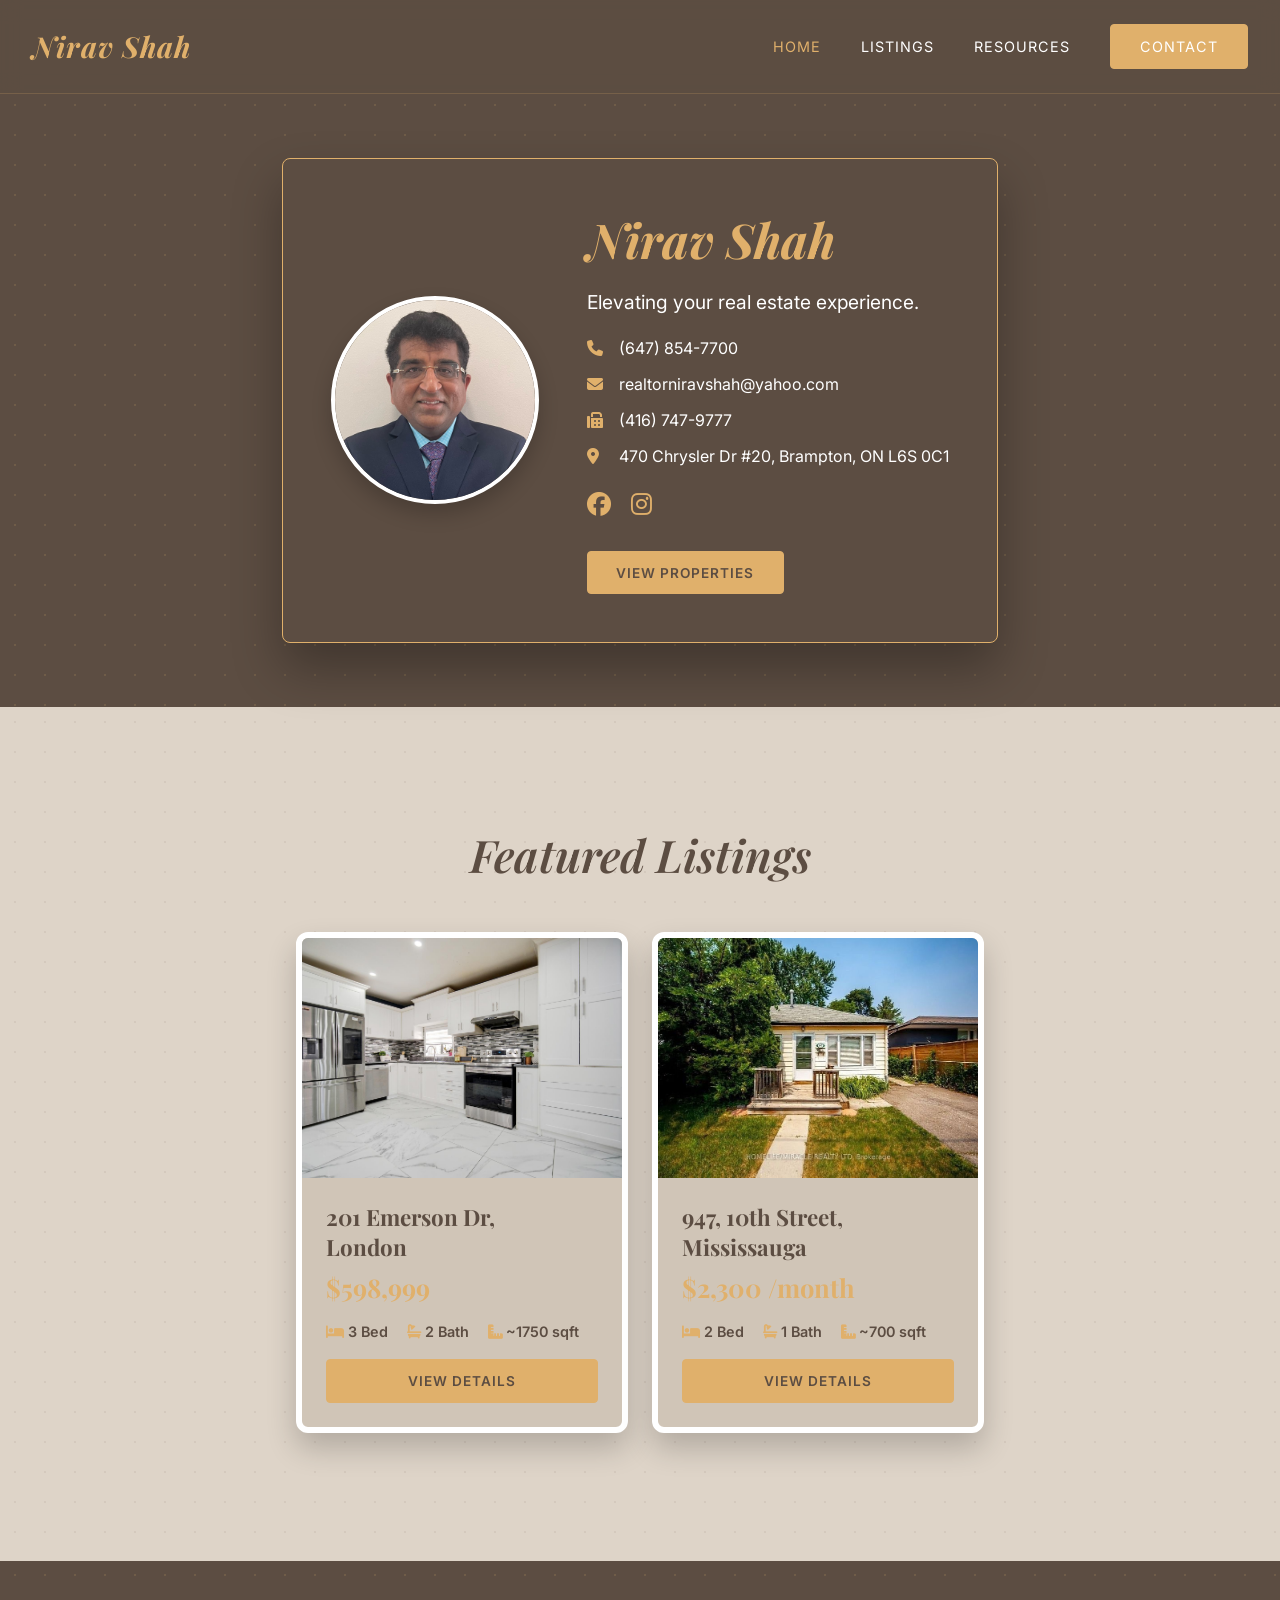
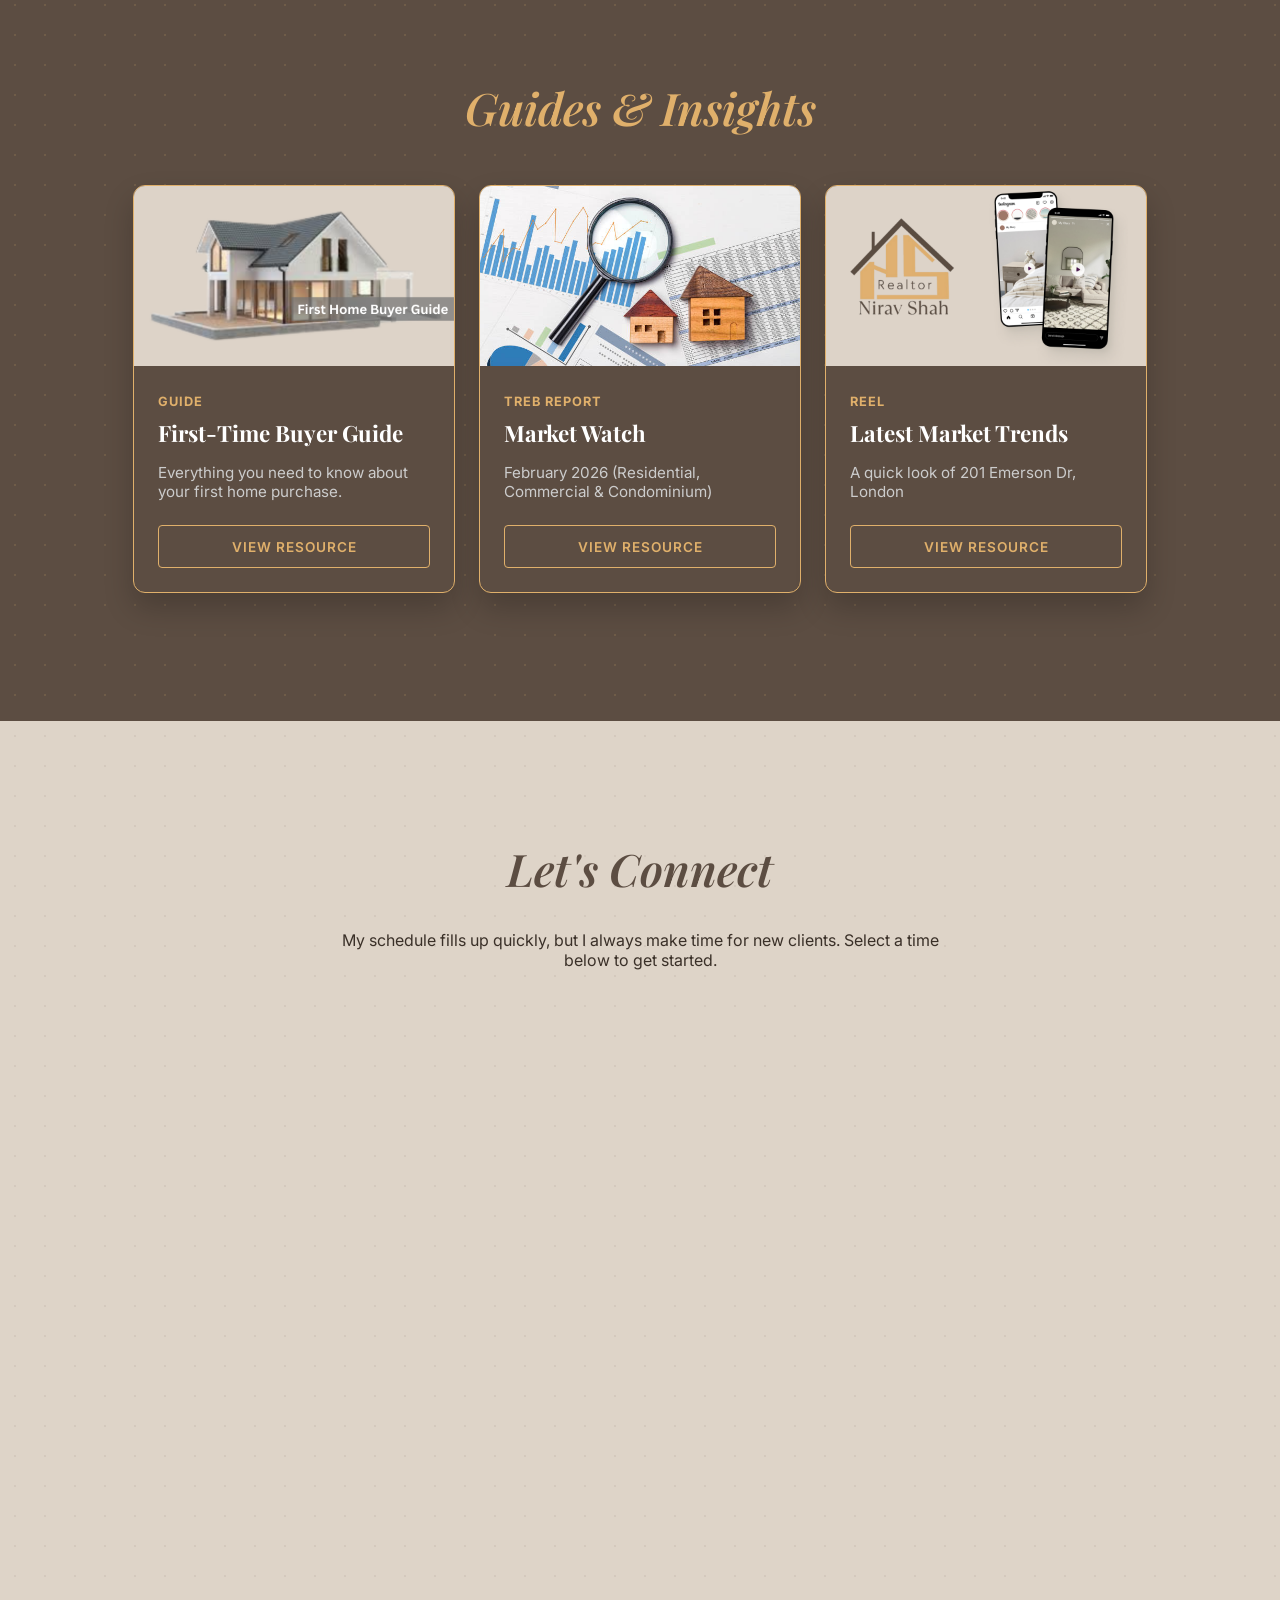
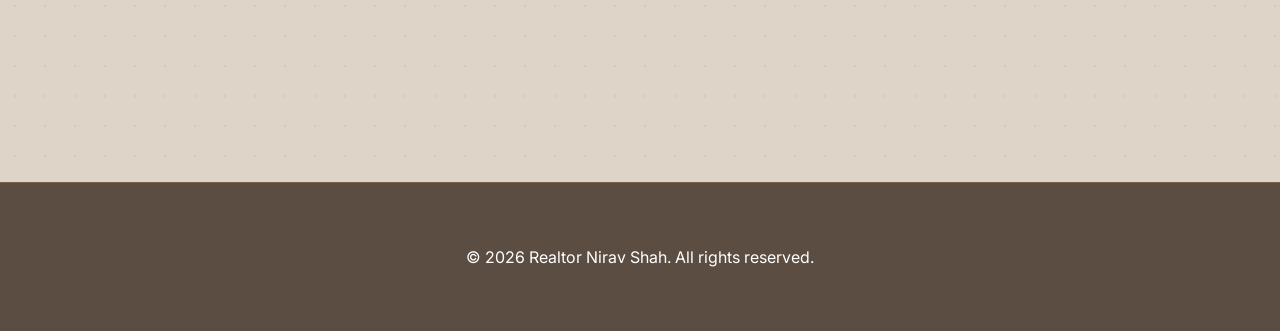
<file: index.html>
<!DOCTYPE html>
<html lang="en">
<head>
    <meta charset="UTF-8">
    <meta name="viewport" content="width=device-width, initial-scale=1.0">
    <title>Realtor Nirav Shah</title>
    <link rel="stylesheet" href="https://cdnjs.cloudflare.com/ajax/libs/font-awesome/6.4.0/css/all.min.css">
    <link rel="stylesheet" href="style.css">
</head>
<body>

    <nav class="main-nav">
        <div class="logo" id="nav-logo">Nirav Shah</div>
        
        <div class="hamburger" id="hamburger-menu">
            <span class="bar"></span>
            <span class="bar"></span>
            <span class="bar"></span>
        </div>

        <ul class="nav-links" id="nav-links">
            <li><a href="index.html" class="active">Home</a></li>
            <li><a href="listings.html">Listings</a></li>
            <li><a href="index.html#resources">Resources</a></li>
            <li><a href="index.html#contact" class="btn-solid">Contact</a></li>
        </ul>
    </nav>
    
   <header class="hero">
        <div class="about-panel">
            <img src="" alt="Nirav Shah" id="hero-portrait" class="portrait">
            <div class="bio">
                <h1 id="hero-name">Loading...</h1>
                <p id="hero-tagline" style="font-size: 1.2rem; margin-bottom: 1.5rem;">Loading...</p>
                
                <div class="hero-contact-info">
                    <p><i class="fa-solid fa-phone"></i> <a href="#" id="hero-phone">Loading...</a></p>
                    <p><i class="fa-solid fa-envelope"></i> <a href="#" id="hero-email">Loading...</a></p>
                    <p><i class="fa-solid fa-fax"></i> <span id="hero-fax">Loading...</span></p>
                    <p><i class="fa-solid fa-location-dot"></i> <span id="hero-address">Loading...</span></p>
                    
                    <div class="hero-socials">
                        <a href="#" id="hero-fb" target="_blank"><i class="fa-brands fa-facebook"></i></a>
                        <a href="#" id="hero-ig" target="_blank"><i class="fa-brands fa-instagram"></i></a>
                    </div>
                </div>

                <div style="margin-top: 2rem;">
                    <a href="listings.html" class="btn-solid">View Properties</a>
                </div>
            </div>
        </div>
    </header>

    <section id="listings" class="section bg-light-section">
        <h2 class="section-title">Featured Listings</h2>
        <div id="listings-container" class="carousel">
            </div>
    </section>

    <section id="resources" class="section">
        <h2 class="section-title">Guides & Insights</h2>
        <div id="resources-container" class="carousel">
            </div>
    </section>

    <section id="contact" class="section bg-light-section">
        <h2 class="section-title">Let's Connect</h2>
        <p style="text-align: center; margin-bottom: 2rem; max-width: 600px; margin-inline: auto;">My schedule fills up quickly, but I always make time for new clients. Select a time below to get started.</p>
        
        <div class="calendar-container">
<!-- Calendly inline widget begin -->
<div class="calendly-inline-widget" data-url="https://calendly.com/shahniravs11/30min?hide_event_type_details=1&hide_gdpr_banner=1&background_color=ded4c8&text_color=3a3028&primary_color=e0b06b" style="min-width:320px;height:700px;"></div>
<script type="text/javascript" src="https://assets.calendly.com/assets/external/widget.js" async></script>
<!-- Calendly inline widget end -->
        </div>
    </section>

    <footer>
        <p>&copy; 2026 Realtor Nirav Shah. All rights reserved.</p>
    </footer>

    <script src="data.js"></script>
    <script src="main.js"></script>
</body>
</html>
</file>
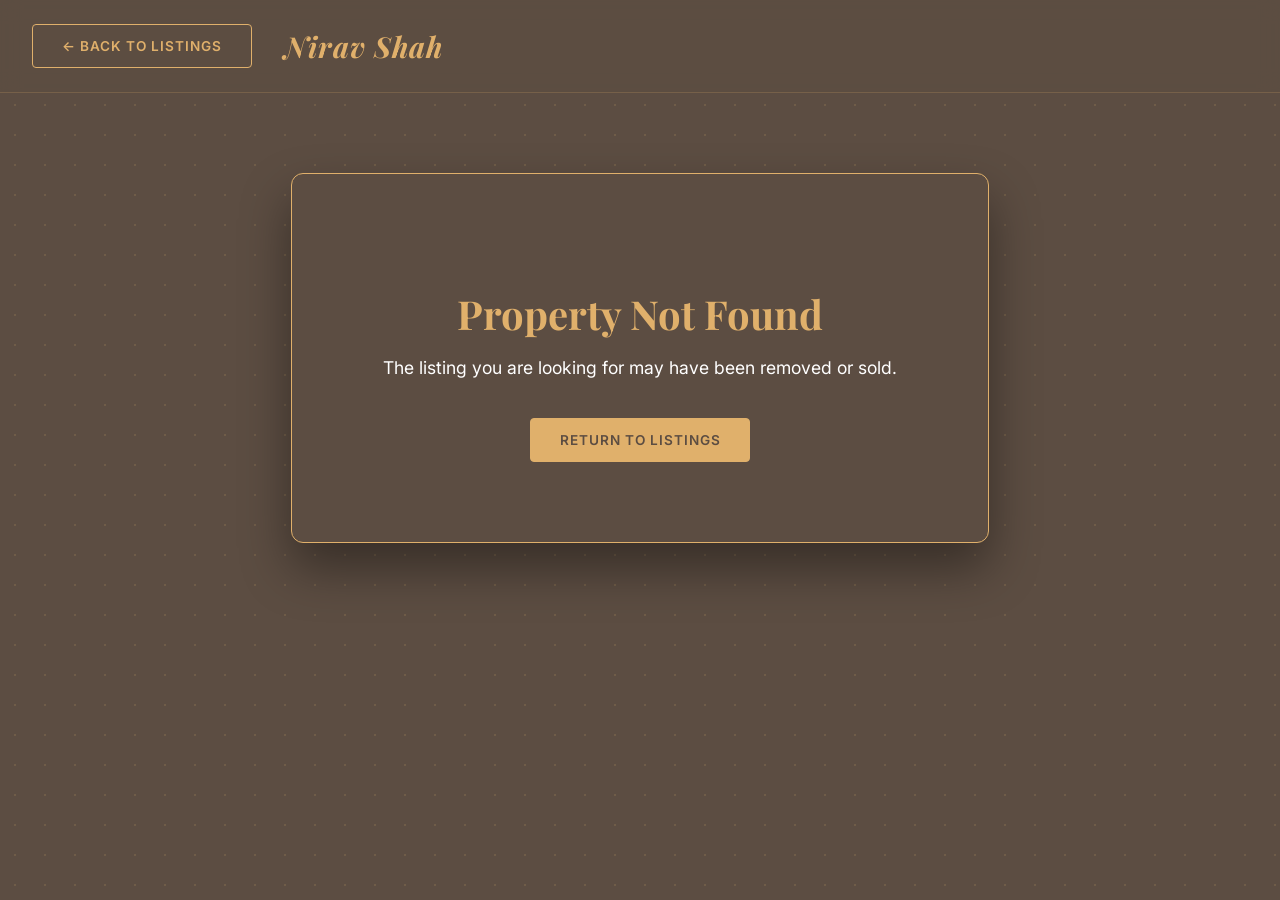
<file: details.html>
<!DOCTYPE html>
<html lang="en">
<head>
    <meta charset="UTF-8">
    <meta name="viewport" content="width=device-width, initial-scale=1.0">
    <title>Property Details | Nirav Shah</title>
    <link rel="stylesheet" href="style.css">
</head>
<body>

<nav class="main-nav" style="justify-content: flex-start; gap: 2rem;">
    <a href="index.html" class="btn-outline">← Back to Listings</a>
    <div class="logo">Nirav Shah</div>
</nav>

    <main id="property-details-container" class="section">
        </main>

    <script src="data.js"></script>
    <script src="details.js"></script>
</body>
</html>
</file>
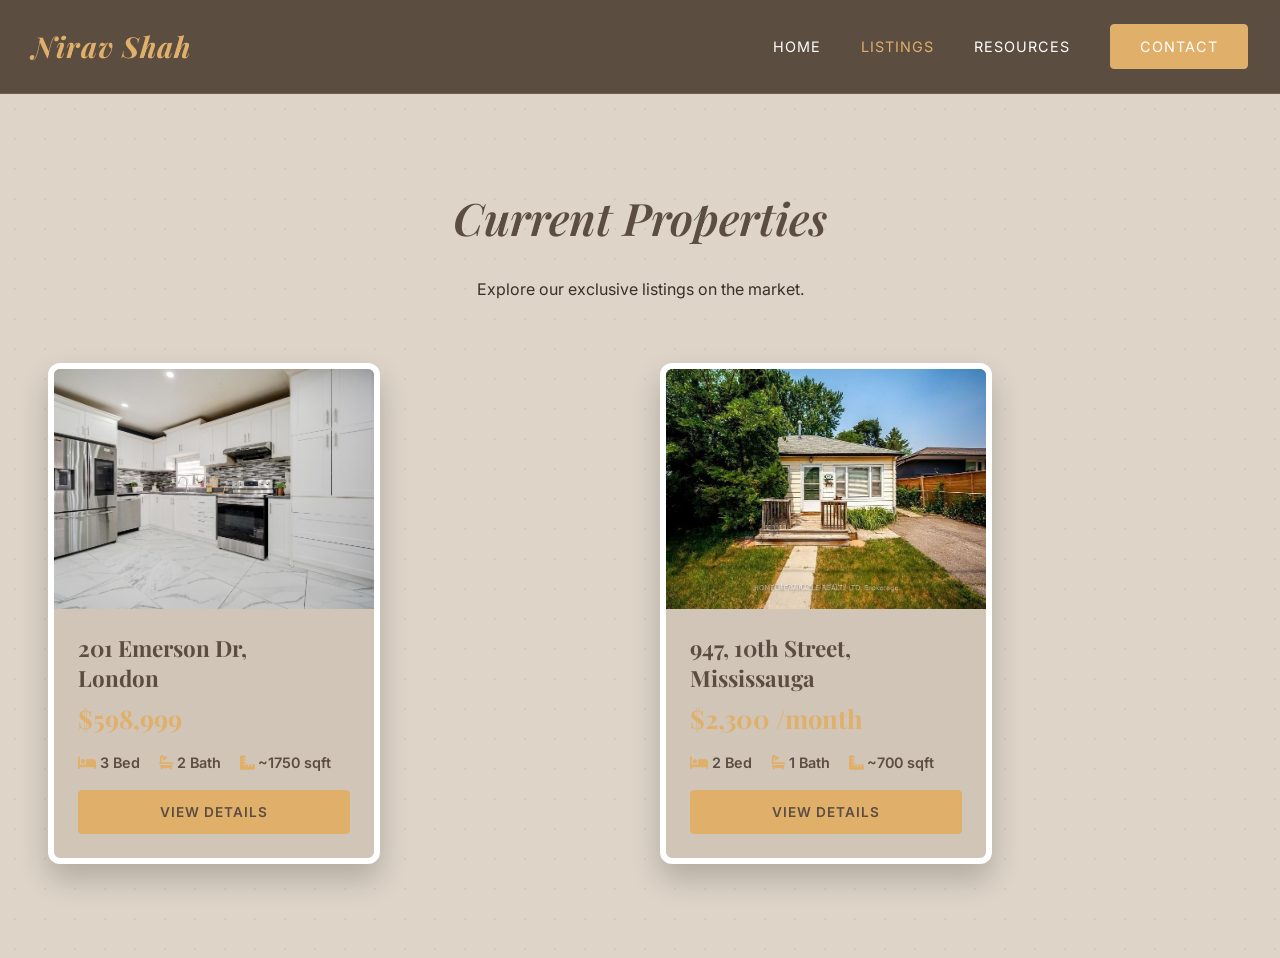
<file: listings.html>
<!DOCTYPE html>
<html lang="en">
<head>
    <meta charset="UTF-8">
    <meta name="viewport" content="width=device-width, initial-scale=1.0">
    <title>All Properties | Nirav Shah</title>
    <link rel="stylesheet" href="https://cdnjs.cloudflare.com/ajax/libs/font-awesome/6.4.0/css/all.min.css">
    <link rel="stylesheet" href="style.css">
</head>
<body>

    <nav class="main-nav">
        <div class="logo">Nirav Shah</div>
        <ul class="nav-links" id="nav-links">
            <li><a href="index.html">Home</a></li>
            <li><a href="listings.html" class="active" style="color: var(--accent-gold);">Listings</a></li>
            <li><a href="index.html#resources">Resources</a></li>
            <li><a href="index.html#contact" class="btn-solid">Contact</a></li>
        </ul>
    </nav>

    <main class="section bg-light-section" style="padding-top: 4rem; min-height: 80vh;">
        <h1 class="section-title">Current Properties</h1>
        <p style="text-align: center; margin-bottom: 4rem; color: var(--text-dark);">Explore our exclusive listings on the market.</p>
        
        <div id="listings-container" class="gallery-grid" style="max-width: 1200px; margin: 0 auto; padding: 0 2rem;">
            </div>
    </main>

    <script src="data.js"></script>
    <script src="main.js"></script>
</body>
</html>
</file>
<file: style.css>
@import url('https://fonts.googleapis.com/css2?family=Playfair+Display:ital,wght@0,400;0,600;0,700;1,400;1,600&family=Inter:wght@300;400;600&display=swap');

:root {
    --bg-dark: #5c4d42;      /* Dark Taupe from flyer */
    --bg-light: #ded4c8;     /* Soft Beige from flyer bottom */
    --accent-gold: #e0b06b;  /* Golden text from flyer */
    --text-light: #ffffff;
    --text-dark: #3a3028;
    --border-white: #ffffff;
    
    --pattern-color: rgba(224, 176, 107, 0.15); /* Subtle gold dots */
}

html, body {
    margin: 0;
    font-family: 'Inter', sans-serif;
    background-color: var(--bg-dark);
    /* Modern Dot Pattern */
    background-image: radial-gradient(var(--pattern-color) 1.5px, transparent 1.5px);
    background-size: 30px 30px;
    color: var(--text-light);
    min-height: 100vh;
    overflow-x: hidden;
}

/* Typography */
h1, h2, h3, .logo {
    font-family: 'Playfair Display', serif;
}

.section-title {
    text-align: center;
    margin-bottom: 2rem;
    font-size: 2.8rem;
    font-style: italic;
    color: var(--accent-gold);
    font-weight: 600;
}

/* Modern Navigation */
.main-nav {
    display: flex;
    justify-content: space-between;
    align-items: center; 
    padding: 1.5rem 2rem;
    position: sticky;
    top: 0;
    z-index: 100;
    width: 100%;
    box-sizing: border-box;
    background: rgba(92, 77, 66, 0.95);
    backdrop-filter: blur(10px);
    border-bottom: 1px solid rgba(224, 176, 107, 0.2);
}

.main-nav .logo {
    color: var(--accent-gold);
    font-size: 1.8rem;
    font-weight: 700;
    letter-spacing: 1px;
    font-style: italic;
}
.navbar {
    display: flex;
    justify-content: space-between; /* Pushes the logo left, and links/buttons right */
    align-items: center; /* This is the magic line that fixes vertical alignment */
}

.nav-links {
    display: flex;
    list-style: none;
    gap: 2.5rem;
    align-items: center;
    margin: 0;
    padding: 0;
}

.nav-links a {
    text-decoration: none;
    color: var(--text-light);
    font-weight: 400;
    text-transform: uppercase;
    letter-spacing: 1px;
    font-size: 0.9rem;
    transition: color 0.3s ease;
}

.nav-links a:hover, .nav-links a.active {
    color: var(--accent-gold);
}

/* Hamburger Styles */
.hamburger {
    display: none;
    cursor: pointer;
    flex-direction: column;
    gap: 6px;
    z-index: 101;
}

.hamburger .bar {
    width: 28px;
    height: 3px;
    background-color: var(--accent-gold);
    border-radius: 3px;
    transition: all 0.3s ease;
}

/* Sections & Panels */
.section {
    padding: 5rem 1rem;
}

.bg-light-section {
    background-color: var(--bg-light);
    background-image: radial-gradient(rgba(92, 77, 66, 0.08) 1.5px, transparent 1.5px);
    background-size: 30px 30px;
    color: var(--text-dark);
}

.bg-light-section .section-title {
    color: var(--bg-dark);
}

.hero {
    padding: 4rem 1rem;
    display: flex;
    justify-content: center;
}

.about-panel {
    display: flex;
    align-items: center;
    gap: 3rem;
    padding: 3rem;
    border-radius: 8px;
    max-width: 900px;
    background: var(--bg-dark);
    border: 1px solid var(--accent-gold);
    box-shadow: 0 25px 50px rgba(0,0,0,0.3);
}

.portrait {
    width: 200px;
    height: 200px;
    border-radius: 50%;
    object-fit: cover;
    border: 4px solid var(--border-white);
    box-shadow: 0 10px 20px rgba(0,0,0,0.2);
}

.bio h1 {
    font-size: 3rem;
    color: var(--accent-gold);
    margin: 0 0 0.5rem 0;
    font-style: italic;
}

/* Cards (Carousel) */
.carousel {
    display: flex;
    overflow-x: auto;
    scroll-snap-type: x mandatory;
    gap: 1.5rem; /* Slightly tighter gap on mobile */
    padding: 1rem 1.5rem 3rem; /* Adjust padding to show edge of next card */
    scrollbar-width: none;
}

.carousel::-webkit-scrollbar { display: none; }

.property-card {
    min-width: 82vw; /* Crucial: Makes it exactly 82% of screen, forcing next card to peek */
    background: #d0c5b7;
    color: var(--text-dark);
    border-radius: 12px;
    overflow: hidden;
    scroll-snap-align: center;
    transition: transform 0.3s ease, box-shadow 0.3s ease;
    border: 6px solid var(--border-white);
    box-shadow: 0 15px 30px rgba(0,0,0,0.2);
}

/* Desktop override for cards */
@media (min-width: 768px) {
    .property-card {
        min-width: 320px;
        width: 320px;
    }
    .carousel {
        justify-content: center;
    }
    .property-card:hover {
        transform: translateY(-8px);
        box-shadow: 0 20px 40px rgba(0,0,0,0.3);
    }
}

.card-img {
    height: 240px;
    background-size: cover;
    background-position: center;
}

.card-content {
    padding: 1.5rem;
}

.card-content h3 {
    margin: 0 0 0.5rem 0;
    font-size: 1.4rem;
    color: var(--bg-dark);
    white-space: pre-line;
}

.price {
    font-size: 1.6rem;
    color: var(--accent-gold);
    font-family: 'Playfair Display', serif;
    font-weight: bold;
    margin: 0.5rem 0 1.2rem 0;
}

/* Buttons */
.btn-solid, .btn-outline {
    display: inline-block;
    padding: 0.8rem 1.8rem;
    border-radius: 4px;
    text-decoration: none;
    font-weight: 600;
    text-transform: uppercase;
    letter-spacing: 1px;
    font-size: 0.85rem;
    cursor: pointer;
    transition: all 0.3s ease;
}

.btn-solid {
    background: var(--accent-gold);
    color: var(--bg-dark);
    border: 1px solid var(--accent-gold);
}

.btn-solid:hover {
    background: transparent;
    color: var(--accent-gold);
}

.btn-outline {
    background: transparent;
    color: var(--accent-gold);
    border: 1px solid var(--accent-gold);
}

.btn-outline:hover {
    background: var(--accent-gold);
    color: var(--bg-dark);
}

/* Icons & Highlights */
.icon-specs {
    display: flex;
    gap: 1.2rem;
    margin-bottom: 1.2rem;
    font-weight: 600;
    color: var(--bg-dark);
    font-size: 0.9rem;
}

.icon-specs i {
    color: var(--accent-gold);
}

/* Hero Contact Details */
.hero-contact-info p {
    margin-bottom: 0.6rem;
    display: flex;
    align-items: center;
    gap: 0.8rem;
}

.hero-contact-info a, .hero-contact-info span {
    color: var(--text-light);
    text-decoration: none;
    transition: color 0.2s ease;
}

.hero-contact-info a:hover {
    color: var(--accent-gold);
}

.hero-contact-info i {
    color: var(--accent-gold);
    width: 20px;
}

.hero-socials {
    margin-top: 1.5rem;
    font-size: 1.5rem;
    display: flex;
    gap: 1.5rem;
}

.hero-socials a {
    color: var(--accent-gold);
    transition: color 0.3s ease;
}

.hero-socials a:hover {
    color: var(--text-light);
}

/* Grid for Listings Page */
.gallery-grid {
    display: grid;
    grid-template-columns: repeat(auto-fit, minmax(300px, 1fr));
    gap: 2.5rem;
}

.gallery-img {
    width: 100%;
    height: 250px; 
    object-fit: cover;
}
/* Details Panel */
.details-panel {
    background: var(--bg-dark);
    border: 1px solid var(--accent-gold);
    padding: 3rem;
    border-radius: 12px;
    box-shadow: 0 25px 50px rgba(0,0,0,0.4);
}

footer {
    background: var(--bg-dark);
    text-align: center; 
    padding: 3rem; 
    color: var(--text-light);
    border-top: 1px solid rgba(224, 176, 107, 0.2);
}

/* --- Mobile Responsiveness --- */
@media (max-width: 768px) {
    .hamburger {
        display: flex;
    }
    .nav-links {
        position: fixed;
        top: 0;
        right: -100%;
        flex-direction: column;
        background: rgba(92, 77, 66, 0.98);
        width: 250px;
        height: 100vh;
        padding-top: 6rem;
        border-left: 1px solid var(--accent-gold);
        transition: right 0.3s ease;
        box-shadow: -5px 0 20px rgba(0,0,0,0.5);
    }
    .nav-links.active {
        right: 0; 
    }
    
    .about-panel {
        flex-direction: column;
        text-align: center;
        padding: 2rem 1.5rem;
    }
    .bio h1 {
        font-size: 2.5rem;
    }
    .section-title {
        font-size: 2.2rem;
    }
    
    /* Perfect Profile Links Alignment Fix */
    .hero-contact-info {
        display: flex;
        flex-direction: column;
        align-items: flex-start; /* Aligns items inside the block to the left */
        margin: 0 auto; /* Centers the whole block */
        width: fit-content; /* Prevents block from taking full width so margin auto works */
    }
    .hero-contact-info p {
        justify-content: flex-start; /* Ensures text stays left-aligned */
        text-align: left;
    }
    .hero-socials {
        justify-content: center; /* Centers social icons */
        width: 100%; /* Spans the width of the container to center properly */
    }
    
.details-panel {
        padding: 1.5rem;
    }

    .details-image {
        width: 100%;
        height: 400px;
        object-fit: cover;
        object-position: center;    
    } /* <--- This closing bracket was missing! */

    .property-card-description {
        white-space: pre-line;
    }
} /* This final bracket closes the @media query */
</file>
